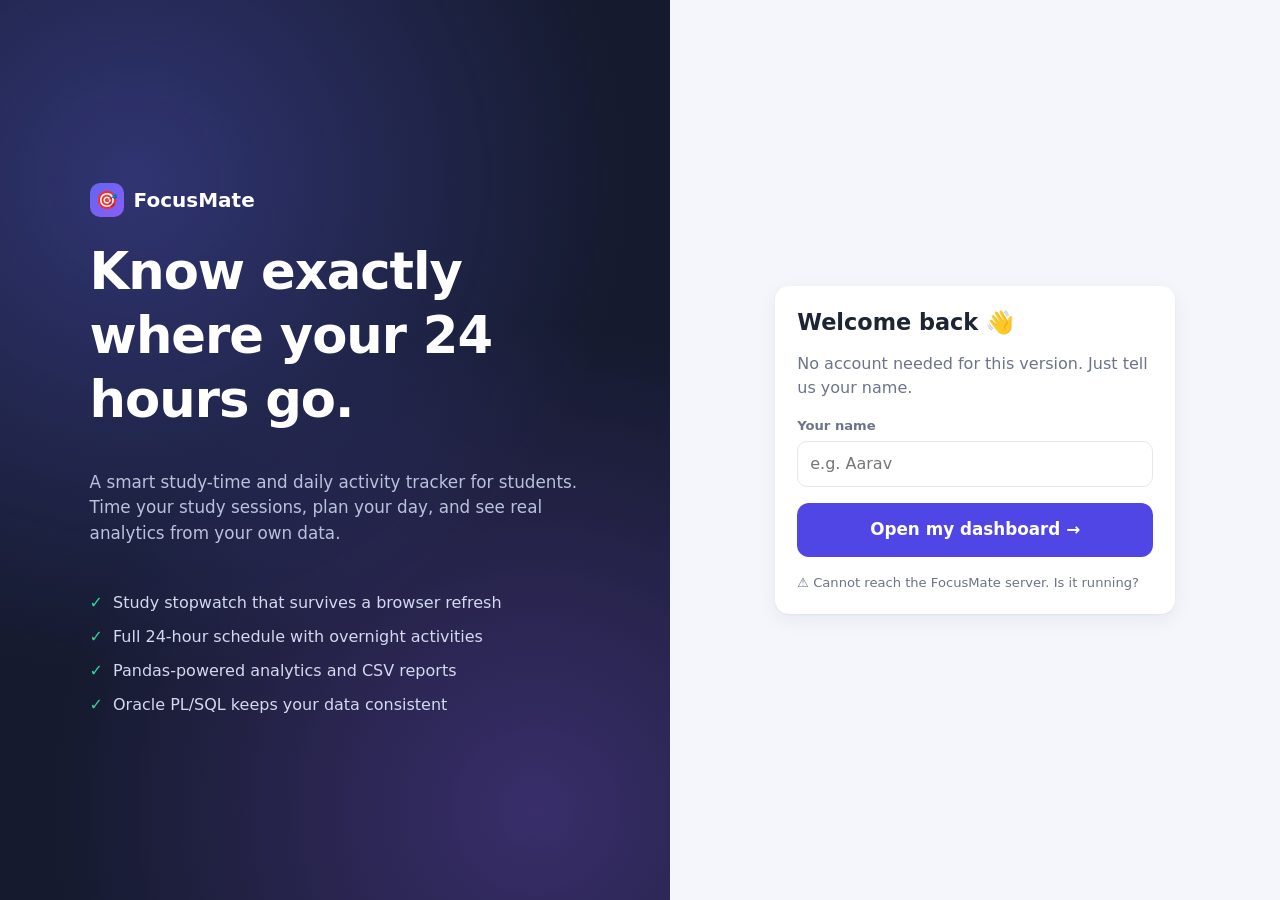
<file: frontend/index.html>
<!DOCTYPE html>
<html lang="en">
<head>
  <meta charset="UTF-8">
  <meta name="viewport" content="width=device-width, initial-scale=1">
  <title>FocusMate · Smart Study Time Tracker</title>
  <link rel="stylesheet" href="css/style.css">
</head>
<body>
  <div class="landing">
    <section class="hero">
      <div class="brand" style="padding:0"><span class="brand-mark">🎯</span>FocusMate</div>
      <h1>Know exactly where your 24 hours go.</h1>
      <p class="lead">A smart study-time and daily activity tracker for students. Time your study sessions, plan your day, and see real analytics from your own data.</p>
      <ul class="feature-list">
        <li>Study stopwatch that survives a browser refresh</li>
        <li>Full 24-hour schedule with overnight activities</li>
        <li>Pandas-powered analytics and CSV reports</li>
        <li>Oracle PL/SQL keeps your data consistent</li>
      </ul>
    </section>
    <section class="panel">
      <form class="card login-card" id="startForm">
        <h2>Welcome back 👋</h2>
        <p>No account needed for this version. Just tell us your name.</p>
        <div class="field">
          <label for="studentName">Your name</label>
          <input id="studentName" maxlength="40" placeholder="e.g. Aarav" autocomplete="given-name">
        </div>
        <button class="btn big" type="submit" style="justify-content:center">Open my dashboard →</button>
        <p id="serverStatus" style="font-size:.82rem"></p>
      </form>
    </section>
  </div>
  <script src="js/api.js"></script>
  <script>
    (function () {
      "use strict";
      const input = document.getElementById("studentName");
      input.value = localStorage.getItem("focusmate_name") || "";
      document.getElementById("startForm").addEventListener("submit", (event) => {
        event.preventDefault();
        localStorage.setItem("focusmate_name", input.value.trim());
        location.href = "dashboard.html";
      });
      FocusAPI.health().then((h) => {
        document.getElementById("serverStatus").textContent =
          h.database === "connected" ? "✅ Server and Oracle database connected" : "⚠️ Server is running but Oracle is not reachable";
      }).catch((e) => { document.getElementById("serverStatus").textContent = "⚠️ " + e.message; });
    })();
  </script>
</body>
</html>
</file>
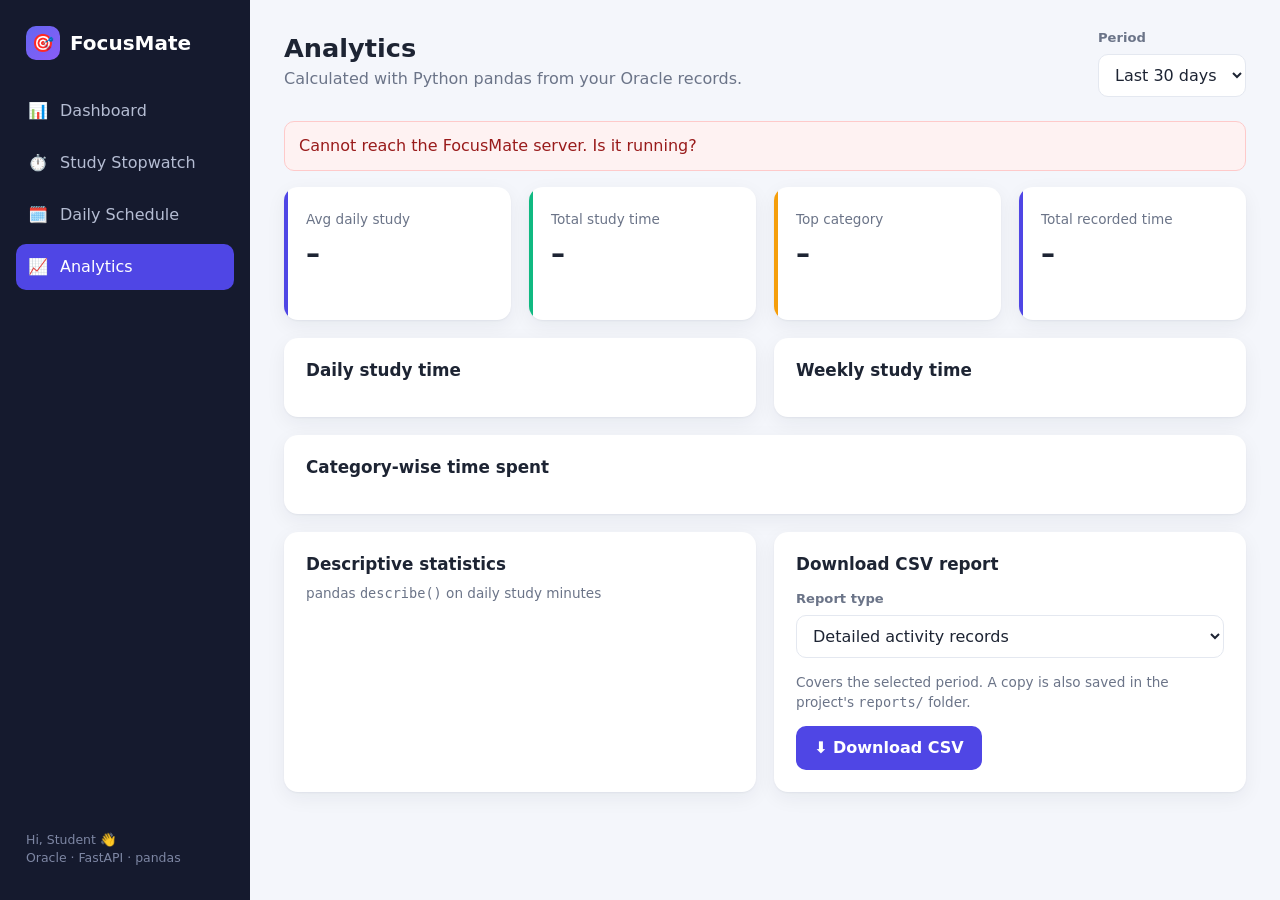
<file: frontend/analytics.html>
<!DOCTYPE html>
<html lang="en">
<head>
  <meta charset="UTF-8">
  <meta name="viewport" content="width=device-width, initial-scale=1">
  <title>Analytics · FocusMate</title>
  <link rel="stylesheet" href="css/style.css">
</head>
<body data-page="analytics">
  <div class="app">
    <aside id="sidebar"></aside>
    <main class="main">
      <div class="topbar">
        <div><h1>Analytics</h1><p>Calculated with Python pandas from your Oracle records.</p></div>
        <div class="field"><label for="rangeInput">Period</label>
          <select id="rangeInput"><option value="7">Last 7 days</option><option value="14">Last 14 days</option><option value="30" selected>Last 30 days</option><option value="90">Last 90 days</option></select></div>
      </div>
      <div class="error-box" id="errorBox"></div>

      <section class="grid stats">
        <div class="card stat" style="--accent:var(--c-study)"><span class="label">Avg daily study</span><span class="value" id="kAvg">–</span><span class="hint" id="kAvgHint">&nbsp;</span></div>
        <div class="card stat" style="--accent:var(--c-exercise)"><span class="label">Total study time</span><span class="value" id="kStudy">–</span><span class="hint" id="kDays">&nbsp;</span></div>
        <div class="card stat" style="--accent:var(--c-food)"><span class="label">Top category</span><span class="value" id="kTop">–</span><span class="hint" id="kTopHint">&nbsp;</span></div>
        <div class="card stat" style="--accent:var(--brand)"><span class="label">Total recorded time</span><span class="value" id="kTotal">–</span><span class="hint" id="kRecordedDays">&nbsp;</span></div>
      </section>

      <section class="grid two" style="margin-bottom:18px">
        <div class="card"><h2>Daily study time</h2><div id="dailyChart"></div></div>
        <div class="card"><h2>Weekly study time</h2><div id="weeklyChart"></div><div id="weeksList" style="margin-top:14px"></div></div>
      </section>

      <section class="card" style="margin-bottom:18px">
        <h2>Category-wise time spent</h2>
        <div id="categoryBars"></div>
        <div class="scroll-x" id="categoryTable" style="margin-top:14px"></div>
      </section>

      <section class="grid two">
        <div class="card"><h2>Descriptive statistics</h2><p style="color:var(--muted);margin:-6px 0 10px;font-size:.85rem">pandas <code>describe()</code> on daily study minutes</p><div id="stats"></div></div>
        <div class="card">
          <h2>Download CSV report</h2>
          <div class="field"><label for="kindInput">Report type</label>
            <select id="kindInput">
              <option value="detail">Detailed activity records</option>
              <option value="daily">Daily totals per category</option>
              <option value="category">Category summary</option>
            </select></div>
          <p style="color:var(--muted);font-size:.85rem">Covers the selected period. A copy is also saved in the project's <code>reports/</code> folder.</p>
          <a class="btn" id="downloadBtn" href="#">⬇ Download CSV</a>
        </div>
      </section>
    </main>
  </div>
  <script src="js/api.js"></script>
  <script src="js/main.js"></script>
  <script src="js/analytics.js"></script>
</body>
</html>
</file>
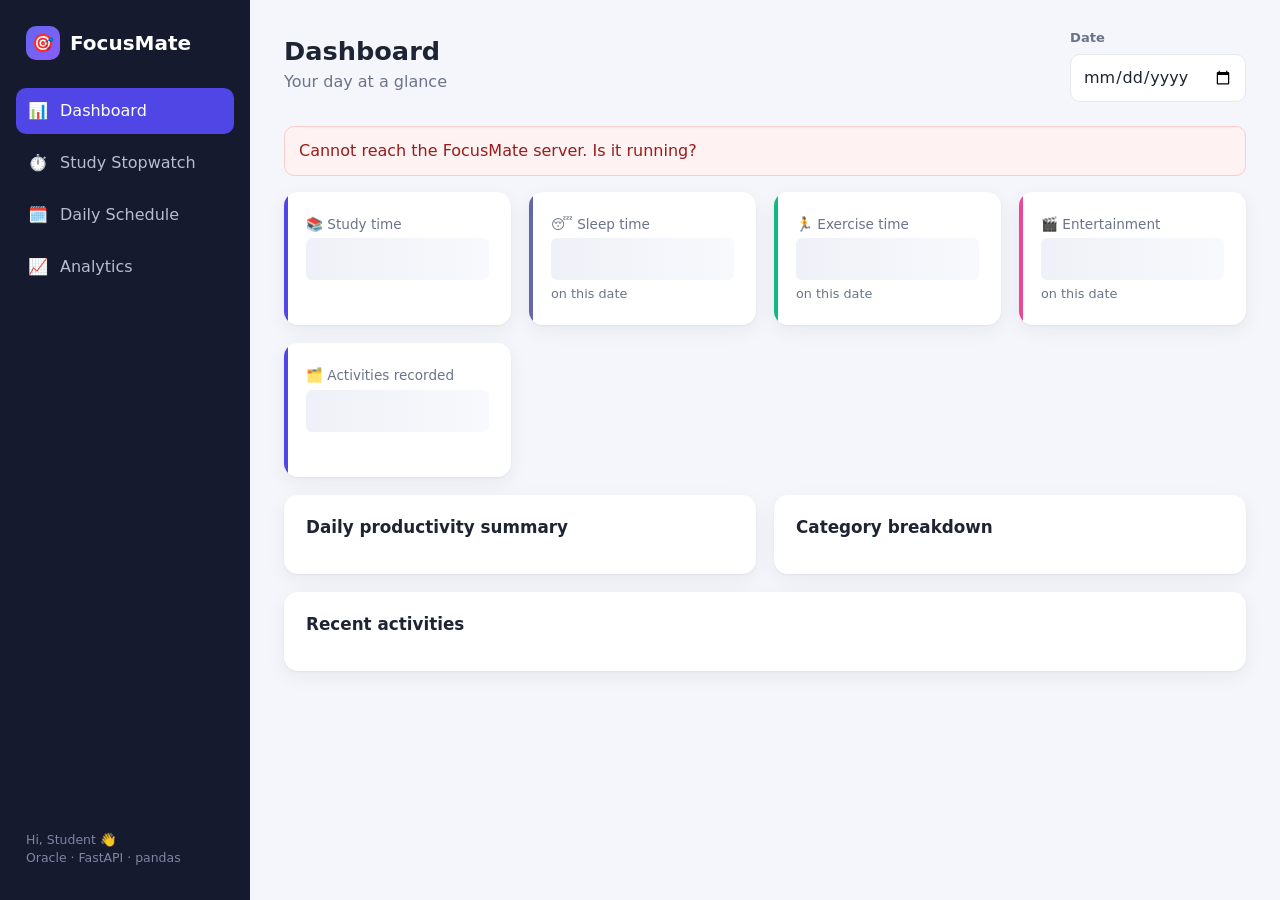
<file: frontend/dashboard.html>
<!DOCTYPE html>
<html lang="en">
<head>
  <meta charset="UTF-8">
  <meta name="viewport" content="width=device-width, initial-scale=1">
  <title>Dashboard · FocusMate</title>
  <link rel="stylesheet" href="css/style.css">
</head>
<body data-page="dashboard">
  <div class="app">
    <aside id="sidebar"></aside>
    <main class="main">
      <div class="topbar">
        <div><h1>Dashboard</h1><p id="subtitle">Your day at a glance</p></div>
        <div class="field"><label for="dateInput">Date</label><input type="date" id="dateInput"></div>
      </div>
      <div class="error-box" id="errorBox"></div>

      <section class="grid stats" id="statCards">
        <div class="card stat" style="--accent:var(--c-study)"><span class="label">📚 Study time</span><span class="value" id="statStudy">–</span><span class="hint" id="hintStudy">&nbsp;</span></div>
        <div class="card stat" style="--accent:var(--c-sleep)"><span class="label">😴 Sleep time</span><span class="value" id="statSleep">–</span><span class="hint">on this date</span></div>
        <div class="card stat" style="--accent:var(--c-exercise)"><span class="label">🏃 Exercise time</span><span class="value" id="statExercise">–</span><span class="hint">on this date</span></div>
        <div class="card stat" style="--accent:var(--c-entertainment)"><span class="label">🎬 Entertainment</span><span class="value" id="statEntertainment">–</span><span class="hint">on this date</span></div>
        <div class="card stat" style="--accent:var(--brand)"><span class="label">🗂️ Activities recorded</span><span class="value" id="statCount">–</span><span class="hint" id="hintTracked">&nbsp;</span></div>
      </section>

      <section class="grid two">
        <div class="card"><h2>Daily productivity summary</h2><div id="productivity"></div></div>
        <div class="card"><h2>Category breakdown</h2><div id="breakdown"></div></div>
      </section>

      <section class="card" style="margin-top:18px">
        <h2>Recent activities</h2>
        <div class="scroll-x" id="recent"></div>
      </section>
    </main>
  </div>
  <script src="js/api.js"></script>
  <script src="js/main.js"></script>
  <script src="js/dashboard.js"></script>
</body>
</html>
</file>
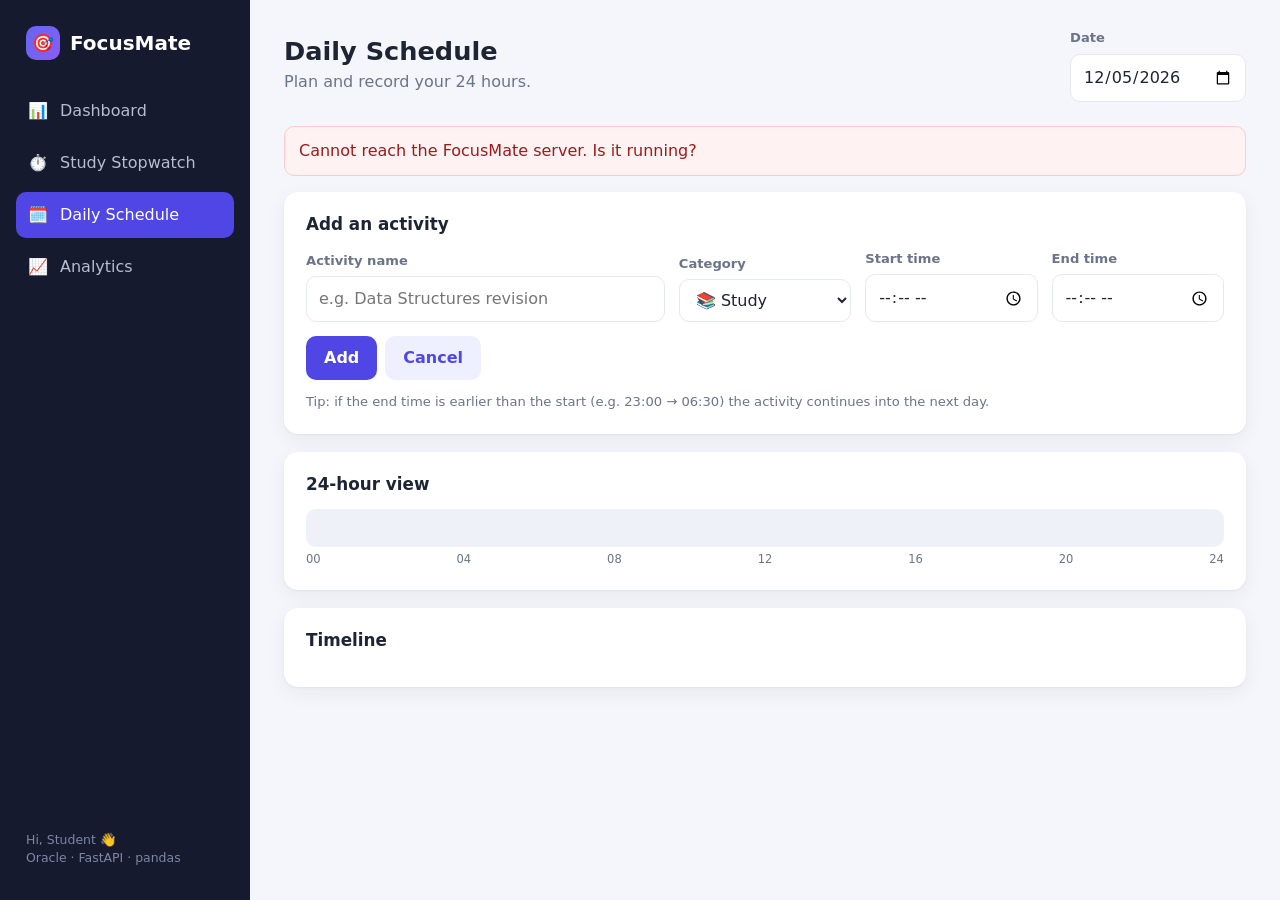
<file: frontend/schedule.html>
<!DOCTYPE html>
<html lang="en">
<head>
  <meta charset="UTF-8">
  <meta name="viewport" content="width=device-width, initial-scale=1">
  <title>Daily Schedule · FocusMate</title>
  <link rel="stylesheet" href="css/style.css">
</head>
<body data-page="schedule">
  <div class="app">
    <aside id="sidebar"></aside>
    <main class="main">
      <div class="topbar">
        <div><h1>Daily Schedule</h1><p>Plan and record your 24 hours.</p></div>
        <div class="field"><label for="dateInput">Date</label><input type="date" id="dateInput"></div>
      </div>
      <div class="error-box" id="errorBox"></div>

      <section class="card" style="margin-bottom:18px">
        <h2 id="formTitle">Add an activity</h2>
        <form id="activityForm">
          <div class="form-grid">
            <div class="field" style="grid-column:span 2"><label for="nameInput">Activity name</label><input id="nameInput" maxlength="100" required placeholder="e.g. Data Structures revision"></div>
            <div class="field"><label for="typeInput">Category</label>
              <select id="typeInput">
                <option value="STUDY">📚 Study</option><option value="SLEEP">😴 Sleep</option><option value="FOOD">🍽️ Food</option>
                <option value="EXERCISE">🏃 Exercise</option><option value="ENTERTAINMENT">🎬 Entertainment</option>
                <option value="TRAVEL">🚌 Travel</option><option value="OTHER">📌 Other</option>
              </select></div>
            <div class="field"><label for="startInput">Start time</label><input type="time" id="startInput" required></div>
            <div class="field"><label for="endInput">End time</label><input type="time" id="endInput" required></div>
            <div style="display:flex;gap:8px">
              <button class="btn" type="submit" id="saveBtn">Add</button>
              <button class="btn secondary" type="button" id="cancelBtn" hidden>Cancel</button>
            </div>
          </div>
          <p style="color:var(--muted);font-size:.82rem;margin:12px 0 0">Tip: if the end time is earlier than the start (e.g. 23:00 → 06:30) the activity continues into the next day.</p>
        </form>
      </section>

      <section class="card" style="margin-bottom:18px">
        <h2>24-hour view <span id="dayTotals" style="color:var(--muted);font-weight:400;font-size:.88rem"></span></h2>
        <div class="day-strip" id="strip"></div>
        <div class="strip-scale"><span>00</span><span>04</span><span>08</span><span>12</span><span>16</span><span>20</span><span>24</span></div>
      </section>

      <section class="card"><h2>Timeline</h2><div class="timeline" id="timeline"></div></section>
    </main>
  </div>
  <script src="js/api.js"></script>
  <script src="js/main.js"></script>
  <script src="js/schedule.js"></script>
</body>
</html>
</file>
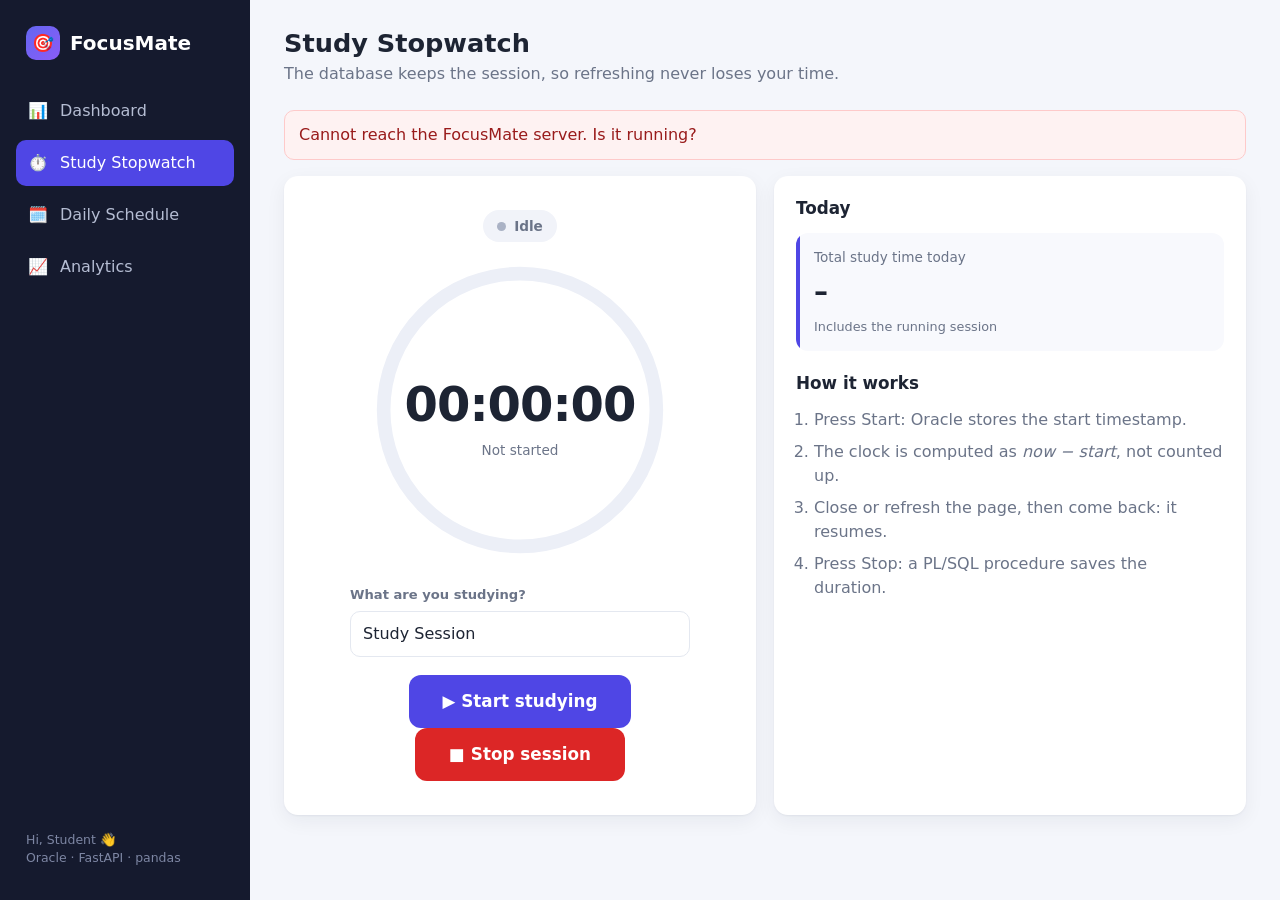
<file: frontend/stopwatch.html>
<!DOCTYPE html>
<html lang="en">
<head>
  <meta charset="UTF-8">
  <meta name="viewport" content="width=device-width, initial-scale=1">
  <title>Study Stopwatch · FocusMate</title>
  <link rel="stylesheet" href="css/style.css">
</head>
<body data-page="stopwatch">
  <div class="app">
    <aside id="sidebar"></aside>
    <main class="main">
      <div class="topbar"><div><h1>Study Stopwatch</h1><p>The database keeps the session, so refreshing never loses your time.</p></div></div>
      <div class="error-box" id="errorBox"></div>
      <div class="grid two">
        <section class="card stopwatch-card" id="watchCard">
          <span class="status-pill"><span class="dot"></span><span id="statusText">Idle</span></span>
          <div class="ring-wrap">
            <svg viewBox="0 0 220 220" aria-hidden="true"><circle class="ring-bg" cx="110" cy="110" r="100"/><circle class="ring-fg" id="ring" cx="110" cy="110" r="100"/></svg>
            <div class="ring-time"><div class="clock" id="clock" aria-live="off">00:00:00</div><div class="sub" id="startedAt">Not started</div></div>
          </div>
          <div class="field" style="width:100%;max-width:340px;text-align:left">
            <label for="sessionName">What are you studying?</label>
            <input id="sessionName" maxlength="100" value="Study Session">
          </div>
          <div>
            <button class="btn big" id="startBtn">▶ Start studying</button>
            <button class="btn big stop" id="stopBtn" hidden>■ Stop session</button>
          </div>
          <div class="notice" id="doneNotice" role="status"></div>
        </section>
        <section class="card">
          <h2>Today</h2>
          <div class="stat" style="--accent:var(--c-study);padding:14px 18px;background:#f8f9fd;border-radius:12px">
            <span class="label">Total study time today</span><span class="value" id="todayTotal">–</span>
            <span class="hint">Includes the running session</span>
          </div>
          <h2 style="margin-top:22px">How it works</h2>
          <ol style="color:var(--muted);padding-left:18px;margin:0;display:grid;gap:8px">
            <li>Press Start: Oracle stores the start timestamp.</li>
            <li>The clock is computed as <em>now − start</em>, not counted up.</li>
            <li>Close or refresh the page, then come back: it resumes.</li>
            <li>Press Stop: a PL/SQL procedure saves the duration.</li>
          </ol>
        </section>
      </div>
    </main>
  </div>
  <script src="js/api.js"></script>
  <script src="js/main.js"></script>
  <script src="js/stopwatch.js"></script>
</body>
</html>
</file>
<file: frontend/css/style.css>
/* FocusMate - single stylesheet for every page */
:root {
  --bg: #f4f6fb; --surface: #ffffff; --text: #1d2433; --muted: #6b7488; --line: #e4e8f0;
  --brand: #4f46e5; --brand-dark: #4338ca; --brand-soft: #eef0ff;
  --danger: #dc2626; --success: #16a34a; --warn: #d97706;
  --radius: 14px; --shadow: 0 1px 2px rgba(20,28,50,.05), 0 6px 20px rgba(20,28,50,.06);
  --c-study: #4f46e5; --c-sleep: #6366a8; --c-food: #f59e0b; --c-exercise: #10b981;
  --c-entertainment: #ec4899; --c-travel: #0ea5e9; --c-other: #94a3b8;
  --sidebar: 250px;
}
* { box-sizing: border-box; }
html, body { margin: 0; }
body { font-family: "Inter", "Segoe UI", system-ui, -apple-system, sans-serif; background: var(--bg);
  color: var(--text); line-height: 1.5; -webkit-font-smoothing: antialiased; }
h1, h2, h3 { margin: 0; line-height: 1.25; }
button, input, select { font: inherit; color: inherit; }

/* ---------- layout ---------- */
.app { display: flex; min-height: 100vh; }
.sidebar { width: var(--sidebar); background: #151a2e; color: #cfd5e6; padding: 22px 16px;
  position: fixed; inset: 0 auto 0 0; display: flex; flex-direction: column; gap: 6px; z-index: 20;
  transition: transform .25s ease; }
.brand { display: flex; align-items: center; gap: 10px; color: #fff; font-weight: 700; font-size: 1.25rem;
  padding: 4px 10px 22px; text-decoration: none; }
.brand-mark { width: 34px; height: 34px; border-radius: 10px; display: grid; place-items: center;
  background: linear-gradient(135deg, #6366f1, #8b5cf6); font-size: 1.1rem; }
.nav-link { display: flex; align-items: center; gap: 12px; padding: 11px 12px; border-radius: 10px;
  color: #b5bdd3; text-decoration: none; font-weight: 500; transition: background .15s, color .15s; }
.nav-link:hover { background: rgba(255,255,255,.07); color: #fff; }
.nav-link.active { background: var(--brand); color: #fff; }
.sidebar-foot { margin-top: auto; font-size: .78rem; color: #7d86a3; padding: 10px; }
.main { margin-left: var(--sidebar); flex: 1; padding: 28px 34px 50px; max-width: 1280px; width: 100%; }
.topbar { display: flex; align-items: center; justify-content: space-between; gap: 14px; flex-wrap: wrap; margin-bottom: 24px; }
.topbar h1 { font-size: 1.6rem; }
.topbar p { margin: 2px 0 0; color: var(--muted); }
.menu-btn { display: none; position: fixed; top: 12px; left: 12px; z-index: 30; width: 42px; height: 42px;
  border-radius: 10px; border: 0; background: #151a2e; color: #fff; font-size: 1.2rem; cursor: pointer; }

/* ---------- components ---------- */
.card { background: var(--surface); border-radius: var(--radius); box-shadow: var(--shadow); padding: 22px;
  animation: rise .35s ease both; }
.card h2 { font-size: 1.05rem; margin-bottom: 14px; }
.grid { display: grid; gap: 18px; }
.grid.stats { grid-template-columns: repeat(auto-fit, minmax(190px, 1fr)); margin-bottom: 18px; }
.grid.two { grid-template-columns: repeat(auto-fit, minmax(340px, 1fr)); }
.stat { display: flex; flex-direction: column; gap: 4px; position: relative; overflow: hidden; }
.stat .label { color: var(--muted); font-size: .85rem; font-weight: 500; }
.stat .value { font-size: 1.75rem; font-weight: 700; letter-spacing: -.5px; }
.stat .hint { color: var(--muted); font-size: .8rem; }
.stat::before { content: ""; position: absolute; left: 0; top: 0; bottom: 0; width: 4px; background: var(--accent, var(--brand)); }
.btn { border: 0; border-radius: 10px; padding: 10px 18px; font-weight: 600; cursor: pointer; background: var(--brand);
  color: #fff; transition: background .15s, transform .1s, opacity .15s; display: inline-flex; align-items: center; gap: 8px; text-decoration: none; }
.btn:hover { background: var(--brand-dark); }
.btn:active { transform: scale(.98); }
.btn:disabled { opacity: .5; cursor: not-allowed; }
.btn.secondary { background: var(--brand-soft); color: var(--brand); }
.btn.secondary:hover { background: #e0e4ff; }
.btn.danger { background: #fee2e2; color: var(--danger); }
.btn.danger:hover { background: #fecaca; }
.btn.small { padding: 6px 12px; font-size: .85rem; }
.field { display: flex; flex-direction: column; gap: 6px; }
.field label { font-size: .82rem; font-weight: 600; color: var(--muted); }
.field input, .field select { padding: 10px 12px; border: 1px solid var(--line); border-radius: 10px; background: #fff; min-width: 0; }
.field input:focus, .field select:focus { outline: 2px solid var(--brand); outline-offset: 0; border-color: transparent; }
.form-grid { display: grid; grid-template-columns: repeat(auto-fit, minmax(150px, 1fr)); gap: 14px; align-items: end; }
.badge { display: inline-block; padding: 3px 10px; border-radius: 999px; font-size: .75rem; font-weight: 600; color: #fff; background: var(--c-other); }
.badge.STUDY { background: var(--c-study); } .badge.SLEEP { background: var(--c-sleep); } .badge.FOOD { background: var(--c-food); }
.badge.EXERCISE { background: var(--c-exercise); } .badge.ENTERTAINMENT { background: var(--c-entertainment); }
.badge.TRAVEL { background: var(--c-travel); } .badge.OTHER { background: var(--c-other); }
.empty { text-align: center; color: var(--muted); padding: 30px 10px; }
.empty .icon { font-size: 2rem; display: block; margin-bottom: 6px; }
.error-box { background: #fef2f2; color: #991b1b; border: 1px solid #fecaca; padding: 12px 14px; border-radius: 10px; margin-bottom: 16px; display: none; }
table { width: 100%; border-collapse: collapse; font-size: .92rem; }
th { text-align: left; color: var(--muted); font-weight: 600; font-size: .78rem; text-transform: uppercase; letter-spacing: .04em; }
th, td { padding: 10px 8px; border-bottom: 1px solid var(--line); }
tr:last-child td { border-bottom: 0; }
.scroll-x { overflow-x: auto; }

/* ---------- bars ---------- */
.bar-row { display: grid; grid-template-columns: 120px 1fr 88px; gap: 12px; align-items: center; margin: 10px 0; font-size: .9rem; }
.bar-track { height: 12px; background: #eef1f7; border-radius: 99px; overflow: hidden; }
.bar-fill { height: 100%; border-radius: 99px; width: 0; transition: width .7s cubic-bezier(.2,.8,.2,1); background: var(--bar, var(--brand)); }
.bar-value { text-align: right; color: var(--muted); font-variant-numeric: tabular-nums; }
.column-chart { display: flex; align-items: flex-end; gap: 6px; height: 190px; padding-top: 10px; }
.col { flex: 1; min-width: 6px; display: flex; flex-direction: column; justify-content: flex-end; align-items: center; height: 100%; gap: 6px; }
.col .bar { width: 100%; max-width: 38px; background: var(--brand); border-radius: 6px 6px 2px 2px; min-height: 2px; height: 0; transition: height .7s cubic-bezier(.2,.8,.2,1); }
.col .bar.zero { background: #dfe3ee; }
.col .lbl { font-size: .68rem; color: var(--muted); white-space: nowrap; }
.col .val { font-size: .68rem; font-weight: 600; }

/* ---------- landing ---------- */
.landing { min-height: 100vh; display: grid; grid-template-columns: 1.1fr 1fr; background: #151a2e; color: #fff; }
.landing .hero { padding: 8vh 7vw; display: flex; flex-direction: column; justify-content: center; gap: 22px;
  background: radial-gradient(circle at 20% 20%, rgba(99,102,241,.35), transparent 55%), radial-gradient(circle at 80% 90%, rgba(139,92,246,.3), transparent 50%); }
.landing h1 { font-size: clamp(2rem, 4vw, 3.2rem); letter-spacing: -1px; }
.landing .lead { color: #b9c1dc; max-width: 520px; font-size: 1.05rem; }
.feature-list { list-style: none; padding: 0; margin: 6px 0 0; display: grid; gap: 10px; color: #d3d9ee; }
.feature-list li::before { content: "✓"; color: #34d399; font-weight: 700; margin-right: 10px; }
.landing .panel { background: var(--bg); color: var(--text); display: grid; place-items: center; padding: 30px; }
.login-card { width: 100%; max-width: 400px; display: grid; gap: 16px; }
.login-card h2 { font-size: 1.4rem; margin: 0; }
.login-card p { margin: 0; color: var(--muted); }

/* ---------- stopwatch ---------- */
.stopwatch-card { text-align: center; display: grid; gap: 18px; justify-items: center; padding: 34px 22px; }
.ring-wrap { position: relative; width: 300px; max-width: 80vw; aspect-ratio: 1; }
.ring-wrap svg { width: 100%; height: 100%; transform: rotate(-90deg); }
.ring-bg { fill: none; stroke: #eceff7; stroke-width: 10; }
.ring-fg { fill: none; stroke: var(--brand); stroke-width: 10; stroke-linecap: round; stroke-dasharray: 628.3; stroke-dashoffset: 628.3; transition: stroke-dashoffset .25s linear; }
.running .ring-fg { filter: drop-shadow(0 0 6px rgba(79,70,229,.45)); }
.ring-time { position: absolute; inset: 0; display: grid; place-content: center; text-align: center; }
.ring-time .clock { font-size: clamp(2rem, 7vw, 3rem); font-weight: 700; font-variant-numeric: tabular-nums; letter-spacing: -1px; }
.ring-time .sub { color: var(--muted); font-size: .85rem; }
.status-pill { display: inline-flex; align-items: center; gap: 8px; padding: 6px 14px; border-radius: 99px; background: #f1f3f9; color: var(--muted); font-weight: 600; font-size: .85rem; }
.status-pill .dot { width: 9px; height: 9px; border-radius: 50%; background: #aab2c5; }
.running .status-pill { background: #dcfce7; color: #166534; }
.running .status-pill .dot { background: var(--success); animation: pulse 1.4s infinite; }
.btn.big { padding: 14px 34px; font-size: 1.05rem; border-radius: 12px; }
.btn.stop { background: var(--danger); } .btn.stop:hover { background: #b91c1c; }
.notice { background: #ecfdf5; color: #065f46; border: 1px solid #a7f3d0; padding: 12px 16px; border-radius: 10px; display: none; }

/* ---------- schedule ---------- */
.day-strip { position: relative; height: 38px; background: #eef1f7; border-radius: 10px; overflow: hidden; }
.day-strip .seg { position: absolute; top: 0; bottom: 0; background: var(--c-other); opacity: .95; border-right: 1px solid rgba(255,255,255,.7); }
.strip-scale { display: flex; justify-content: space-between; font-size: .72rem; color: var(--muted); margin-top: 4px; }
.timeline { display: grid; gap: 10px; }
.t-item { display: grid; grid-template-columns: 96px 1fr auto; gap: 14px; align-items: center; padding: 12px 14px; border-radius: 12px;
  background: #f8f9fd; border-left: 5px solid var(--c-other); animation: rise .3s ease both; }
.t-time { font-variant-numeric: tabular-nums; font-weight: 600; font-size: .9rem; }
.t-time small { display: block; color: var(--muted); font-weight: 400; }
.t-title { font-weight: 600; } .t-meta { color: var(--muted); font-size: .82rem; }
.t-actions { display: flex; gap: 6px; }
.STUDY.t-item { border-color: var(--c-study); } .SLEEP.t-item { border-color: var(--c-sleep); } .FOOD.t-item { border-color: var(--c-food); }
.EXERCISE.t-item { border-color: var(--c-exercise); } .ENTERTAINMENT.t-item { border-color: var(--c-entertainment); }
.TRAVEL.t-item { border-color: var(--c-travel); } .OTHER.t-item { border-color: var(--c-other); }

/* ---------- misc ---------- */
.toast { position: fixed; right: 20px; bottom: 20px; background: #1d2433; color: #fff; padding: 12px 18px; border-radius: 10px; z-index: 100;
  box-shadow: var(--shadow); animation: rise .25s ease both; max-width: 340px; }
.toast.error { background: var(--danger); } .toast.success { background: #15803d; }
.skeleton { color: transparent !important; background: linear-gradient(90deg,#eef1f7,#f8f9fd,#eef1f7); background-size: 200% 100%; animation: shimmer 1.2s infinite; border-radius: 6px; }
@keyframes rise { from { opacity: 0; transform: translateY(8px); } to { opacity: 1; transform: none; } }
@keyframes pulse { 50% { opacity: .35; } }
@keyframes shimmer { to { background-position: -200% 0; } }

@media (max-width: 900px) {
  .sidebar { transform: translateX(-100%); } .sidebar.open { transform: none; }
  .menu-btn { display: block; }
  .main { margin-left: 0; padding: 70px 16px 40px; }
  .landing { grid-template-columns: 1fr; }
  .t-item { grid-template-columns: 1fr; }
  .bar-row { grid-template-columns: 90px 1fr 70px; }
}
@media (prefers-reduced-motion: reduce) { * { animation: none !important; transition: none !important; } }
</file>
